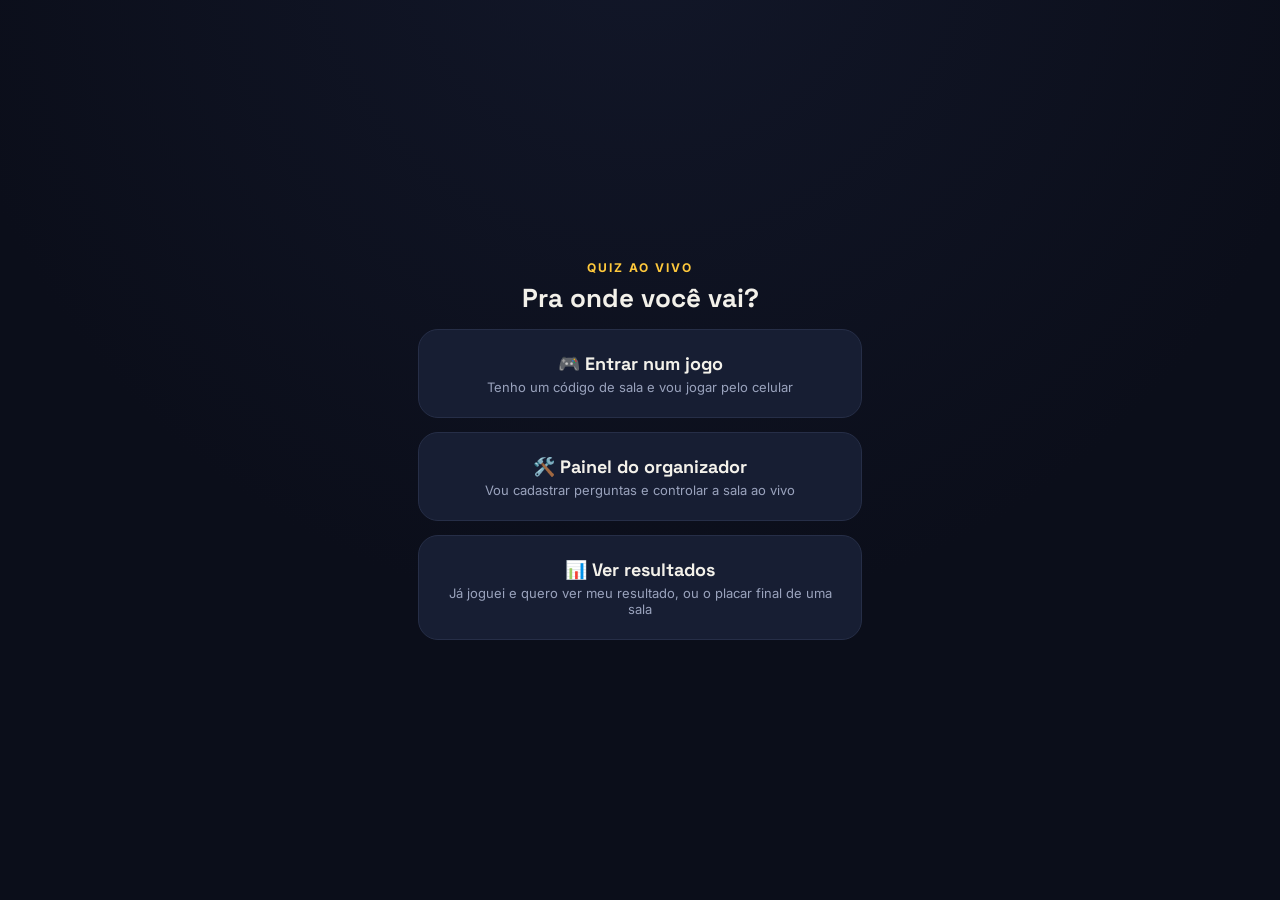
<file: index.html>
<!DOCTYPE html>
<html lang="pt-BR">
<head>
<meta charset="UTF-8" />
<meta name="viewport" content="width=device-width, initial-scale=1.0" />
<title>Quiz ao Vivo</title>
<link rel="icon" href="jogo/jogo-favicon.png" />
<link rel="stylesheet" href="shared/theme.css" />
<style>
  .home-wrap { align-items: center; justify-content: center; text-align: center; }
  .choice-card {
    display: block; text-decoration: none; background: var(--surface);
    border: 1.5px solid var(--surface-line); border-radius: var(--radius-lg);
    padding: 22px; margin-top: 14px; width: 100%; transition: border-color .15s ease;
  }
  .choice-card:hover { border-color: var(--gold); }
  .choice-card .big { font-family: var(--font-display); font-size: 18px; font-weight: 700; color: var(--text); }
  .choice-card .small { font-size: 13px; color: var(--text-dim); margin-top: 4px; }
</style>
</head>
<body>
  <div class="container home-wrap">
    <div class="eyebrow">quiz ao vivo</div>
    <h1 style="font-size:26px; margin-top:6px;">Pra onde você vai?</h1>

    <a class="choice-card" href="jogo/index.html">
      <div class="big">🎮 Entrar num jogo</div>
      <div class="small">Tenho um código de sala e vou jogar pelo celular</div>
    </a>

    <a class="choice-card" href="admin/index.html">
      <div class="big">🛠️ Painel do organizador</div>
      <div class="small">Vou cadastrar perguntas e controlar a sala ao vivo</div>
    </a>

    <a class="choice-card" href="jogo/index.html?view=results">
      <div class="big">📊 Ver resultados</div>
      <div class="small">Já joguei e quero ver meu resultado, ou o placar final de uma sala</div>
    </a>
  </div>
</body>
</html>
</file>
<file: shared/theme.css>
@import url('https://fonts.googleapis.com/css2?family=Space+Grotesk:wght@500;700&family=Inter:wght@400;500;600;700;800&display=swap');

:root {
  --bg: #0B0E1A;
  --bg2: #121729;
  --surface: #171E33;
  --surface-line: #262E47;
  --text: #F3F1EA;
  --text-dim: #9AA3BD;
  --gold: #FFC93C;
  --coral: #FF4D6D;
  --green: #3DDC97;
  --blue: #4D7CFF;
  --purple: #B45DFF;
  --teal: #2BD9C9;
  --radius: 14px;
  --radius-lg: 20px;
  --font-display: 'Space Grotesk', sans-serif;
  --font-body: 'Inter', sans-serif;
}

* { box-sizing: border-box; }

html, body {
  margin: 0;
  min-height: 100vh;
  background: radial-gradient(circle at 50% -10%, var(--bg2), var(--bg) 60%);
  color: var(--text);
  font-family: var(--font-body);
}

button, input, select, textarea { font-family: inherit; color: inherit; }

a { color: var(--gold); }

::selection { background: var(--gold); color: #000; }

.eyebrow {
  font-size: 12px;
  letter-spacing: 2px;
  text-transform: uppercase;
  color: var(--gold);
  font-weight: 700;
}

h1, h2, h3 { font-family: var(--font-display); margin: 0; }

.card {
  background: var(--surface);
  border: 1px solid var(--surface-line);
  border-radius: var(--radius-lg);
  padding: 20px;
}

.input, select.input, textarea.input {
  background: var(--surface);
  border: 1.5px solid var(--surface-line);
  border-radius: 10px;
  padding: 12px 14px;
  color: var(--text);
  outline: none;
  width: 100%;
  font-size: 15px;
}
.input:focus { border-color: var(--gold); }

.btn {
  border: none;
  border-radius: var(--radius);
  padding: 14px 20px;
  font-size: 15px;
  font-weight: 700;
  cursor: pointer;
  display: inline-flex;
  align-items: center;
  justify-content: center;
  gap: 8px;
  transition: transform .08s ease, opacity .15s ease;
}
.btn:active { transform: scale(0.98); }
.btn:disabled { opacity: .45; cursor: not-allowed; }
.btn-primary { background: var(--gold); color: #14100a; }
.btn-success { background: var(--green); color: #06231a; }
.btn-danger { background: var(--coral); color: #1a0509; }
.btn-ghost { background: transparent; color: var(--text); border: 1.5px solid var(--surface-line); }
.btn-block { width: 100%; }

.btn-link {
  background: none; border: none; color: var(--text-dim);
  font-size: 13px; text-decoration: underline; cursor: pointer; padding: 4px;
}

.pill {
  background: var(--bg2);
  border: 1px solid var(--surface-line);
  border-radius: 999px;
  padding: 6px 14px;
  font-size: 13px;
  display: inline-block;
}

.spinner {
  width: 22px; height: 22px; border-radius: 50%;
  border: 3px solid var(--surface-line); border-top-color: var(--gold);
  animation: spin .8s linear infinite;
}
@keyframes spin { to { transform: rotate(360deg); } }

/* --- opções de resposta estilo Kahoot --- */
.opt-diamond, .opt-triangle, .opt-circle, .opt-square, .opt-pentagon, .opt-hexagon {
  display: inline-block; width: 16px; height: 16px; background: #fff; opacity: .9; flex-shrink: 0;
}
.opt-diamond { transform: rotate(45deg); }
.opt-triangle {
  width: 0; height: 0; background: none;
  border-left: 8px solid transparent; border-right: 8px solid transparent; border-bottom: 16px solid #fff;
}
.opt-circle { border-radius: 50%; }
.opt-pentagon { clip-path: polygon(50% 0%, 100% 38%, 82% 100%, 18% 100%, 0% 38%); }
.opt-hexagon { clip-path: polygon(25% 0%,75% 0%,100% 50%,75% 100%,25% 100%,0% 50%); }

.opt-0 { background: var(--coral); }
.opt-1 { background: var(--blue); }
.opt-2 { background: var(--gold); }
.opt-3 { background: var(--green); }
.opt-4 { background: var(--purple); }
.opt-5 { background: var(--teal); }

.option-btn {
  display: flex; align-items: center; gap: 12px;
  border: none; border-radius: var(--radius);
  padding: 18px 16px; color: #12101a; font-weight: 700; font-size: 16px;
  text-align: left; width: 100%; cursor: pointer;
  min-height: 76px; box-sizing: border-box;
}
.option-btn > span:last-child {
  display: -webkit-box; -webkit-line-clamp: 3; -webkit-box-orient: vertical;
  overflow: hidden; line-height: 1.25;
}
.option-btn[data-selected="true"] { outline: 3px solid #fff; }
.option-btn:disabled { cursor: default; }

.timer-ring {
  width: 64px; height: 64px; border-radius: 50%;
  border: 4px solid var(--gold);
  display: flex; align-items: center; justify-content: center;
  font-family: var(--font-display); font-size: 22px; font-weight: 700;
  margin: 10px auto 0;
}
.timer-ring.low { border-color: var(--coral); }

.container {
  max-width: 480px; margin: 0 auto; padding: 28px 18px;
  min-height: 100vh; display: flex; flex-direction: column;
}
.container.wide { max-width: 780px; }

.error-text { color: var(--coral); font-size: 13px; margin-top: 6px; }

@media (min-width: 640px) {
  .grid-2 { display: grid; grid-template-columns: 1fr 1fr; gap: 14px; }
}
</file>
